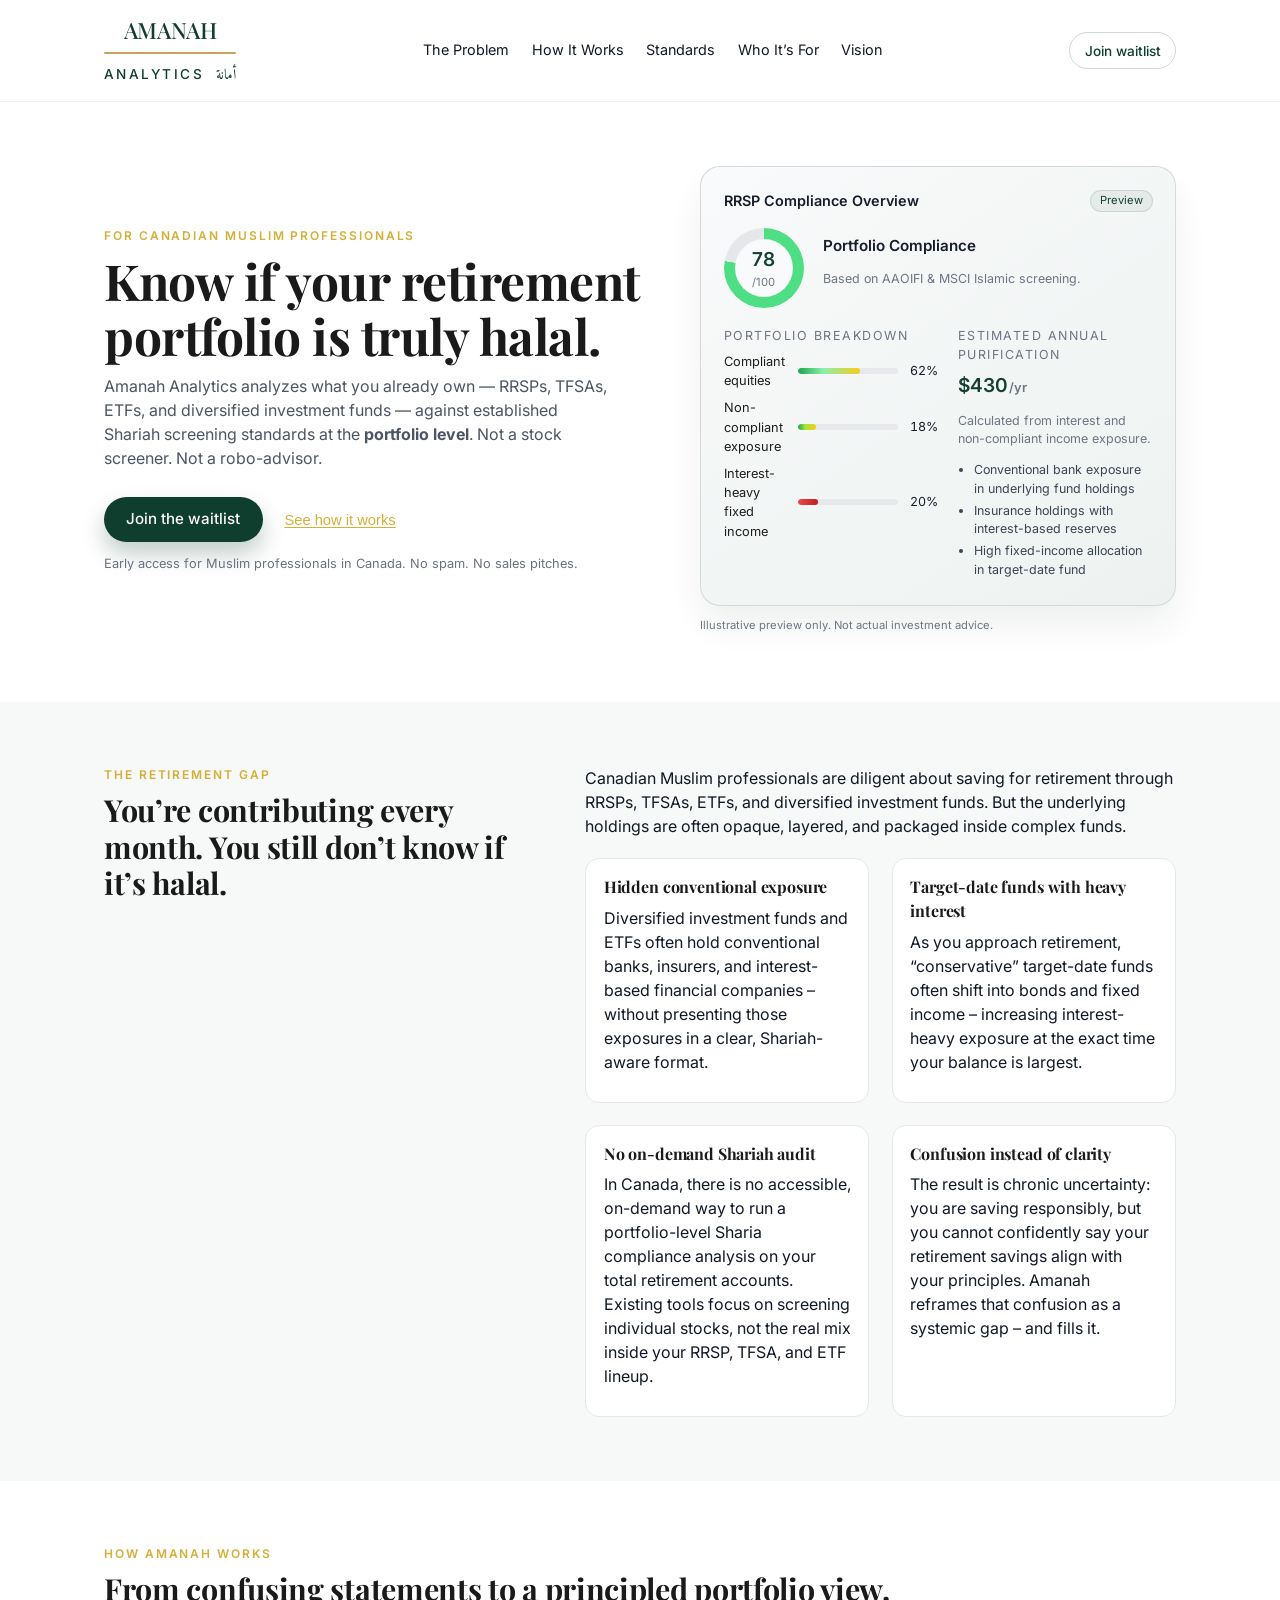
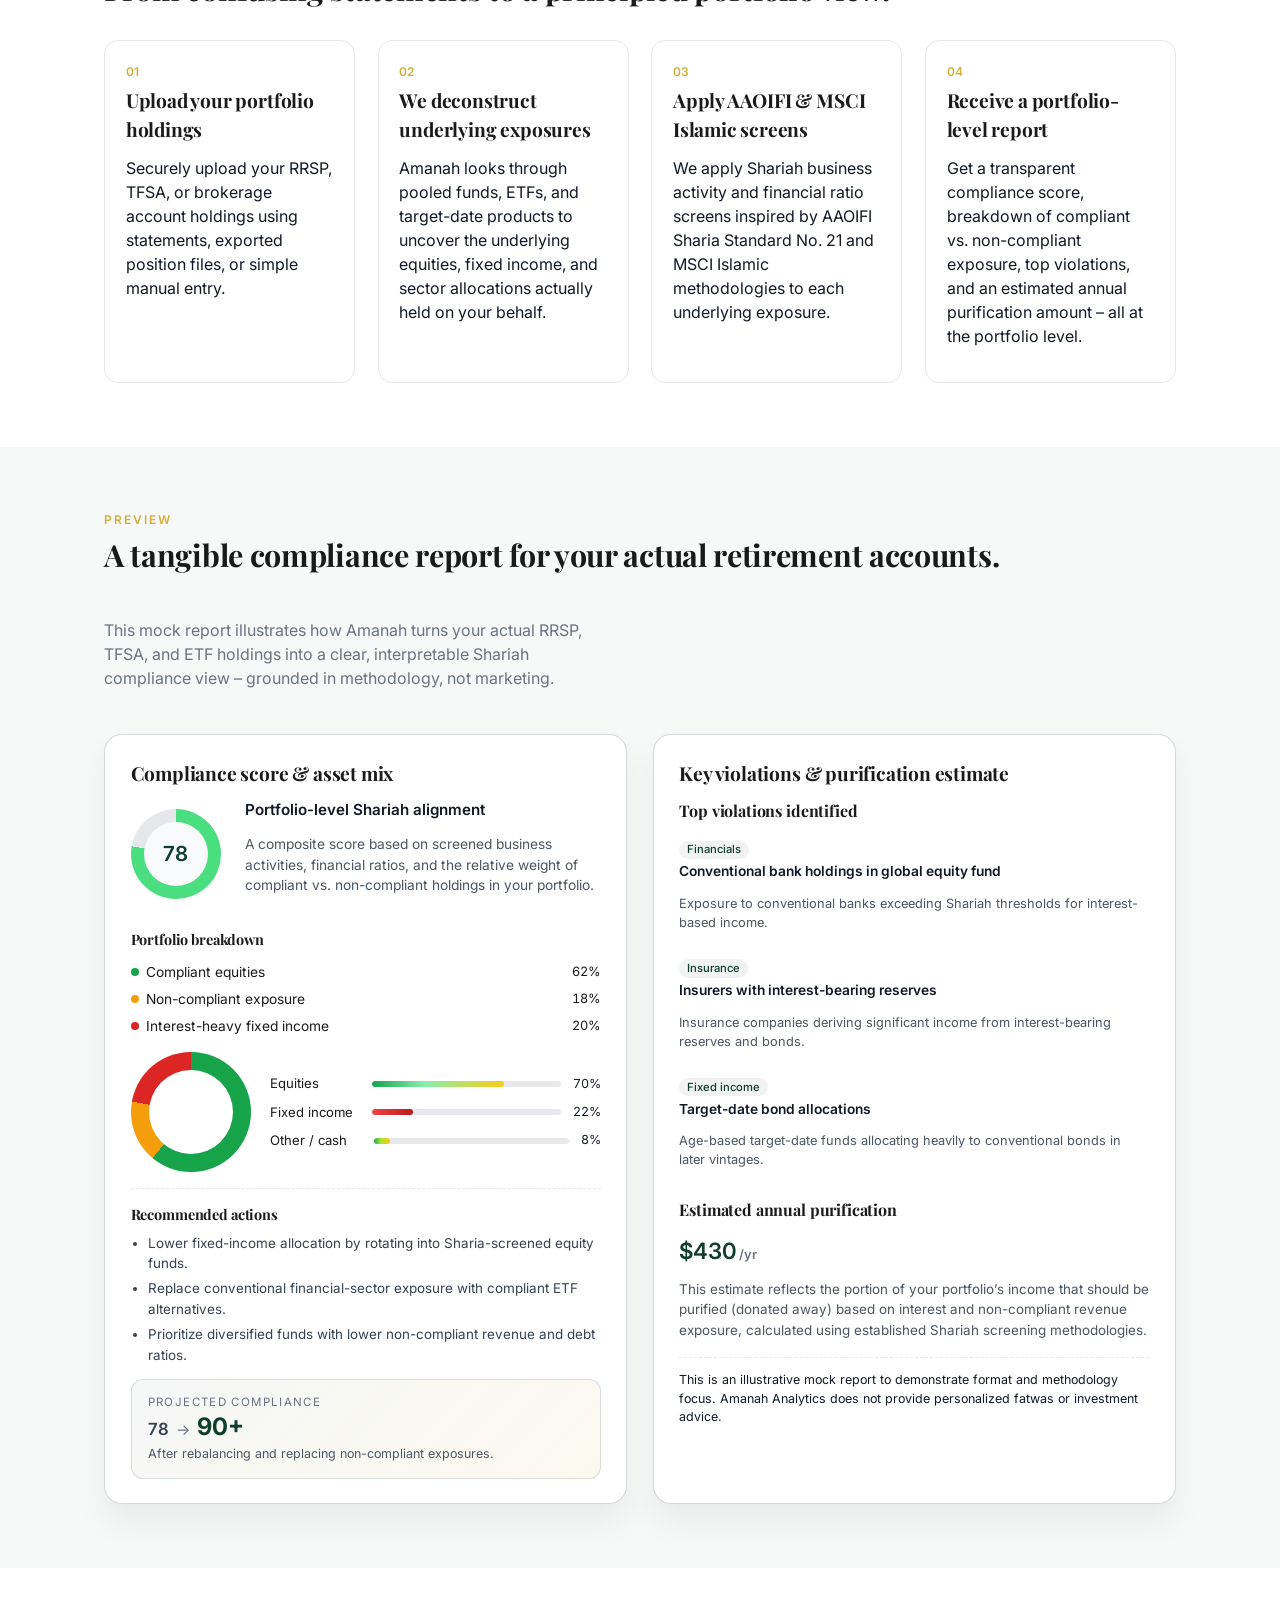
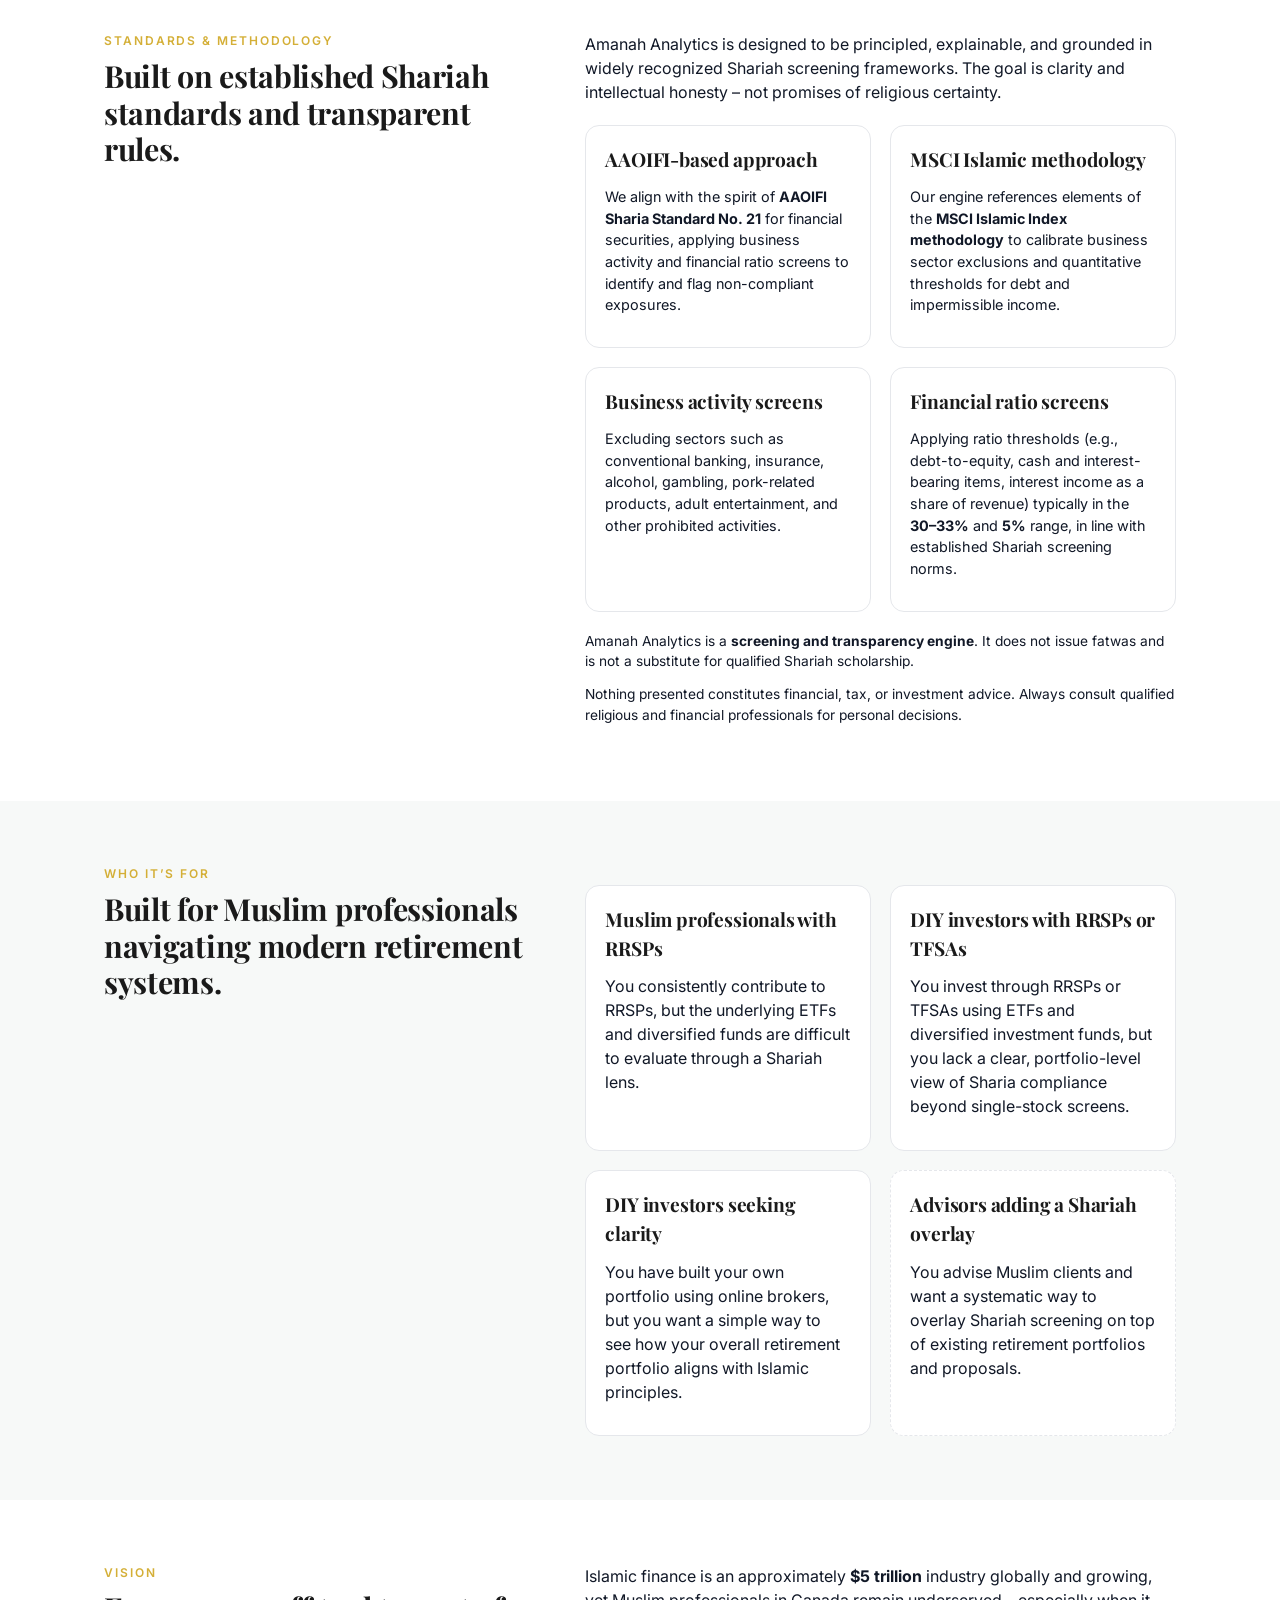
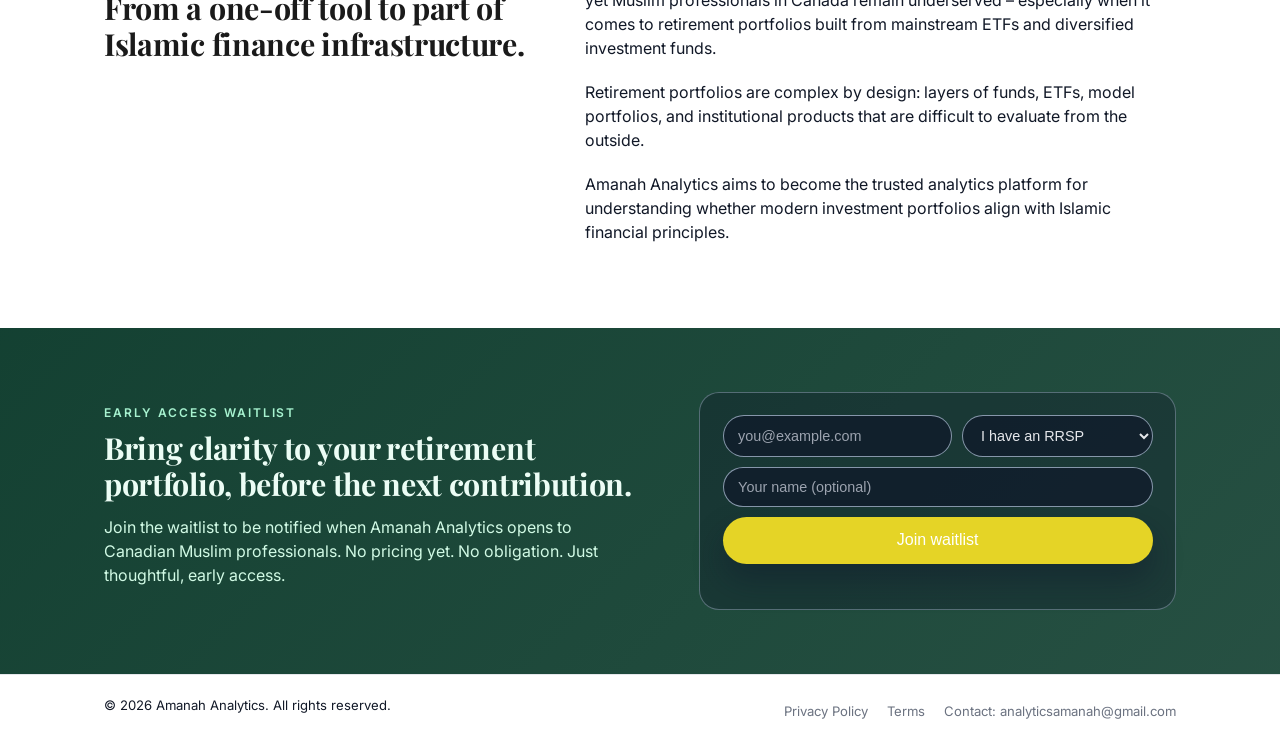
<file: index.html>
<!DOCTYPE html>
<html lang="en">
<head>
  <meta charset="UTF-8" />
  <title>Amanah Analytics – Portfolio-Level Shariah Compliance Intelligence</title>
  <meta name="viewport" content="width=device-width, initial-scale=1" />
  <meta
    name="description"
    content="Amanah Analytics helps Canadian Muslim professionals understand the Shariah compliance of their retirement portfolios — RRSPs, TFSAs, ETFs, and diversified investment funds — at the portfolio level."
  />

  <link rel="icon" href="/favicon.svg" type="image/svg+xml" />
  <link rel="apple-touch-icon" href="/favicon.svg" />
  <meta property="og:title" content="Amanah Analytics – Portfolio-Level Shariah Compliance Intelligence" />
  <meta
    property="og:description"
    content="Know if your retirement portfolio is truly halal. Amanah Analytics gives you a portfolio-level Sharia compliance view for RRSPs, TFSAs, ETFs, and diversified funds."
  />
  <meta property="og:image" content="https://amanahanalytics.ca/favicon.svg" />
  <meta property="og:type" content="website" />
  <meta property="og:url" content="https://amanahanalytics.ca/" />

  <!-- Fonts -->
  <link rel="preconnect" href="https://fonts.googleapis.com" />
  <link rel="preconnect" href="https://fonts.gstatic.com" crossorigin />
  <link
    href="https://fonts.googleapis.com/css2?family=Playfair+Display:wght@500;600;700&family=Inter:wght@300;400;500;600&family=Amiri:wght@400;500&display=swap"
    rel="stylesheet"
  />

  <!-- Styles -->
  <link rel="stylesheet" href="styles.css" />
</head>
<body>
  <header class="site-header">
    <div class="container header-inner">
      <div class="logo">
        <div class="logo-text">
          <span class="logo-amanah">AMANAH</span>
          <span class="logo-gold-rule" aria-hidden="true"></span>
          <div class="logo-subrow">
            <span class="logo-analytics">ANALYTICS</span>
            <span class="logo-arabic" lang="ar" dir="rtl">أمانة</span>
          </div>
        </div>
      </div>
      <nav class="nav">
        <a href="#problem">The Problem</a>
        <a href="#how-it-works">How It Works</a>
        <a href="#standards">Standards</a>
        <a href="#who-for">Who It’s For</a>
        <a href="#vision">Vision</a>
      </nav>
      <a href="#waitlist" class="btn btn-outline btn-small">Join waitlist</a>
    </div>
  </header>

  <main>
    <!-- 1. Hero Section -->
    <section class="hero" aria-labelledby="hero-heading">
      <div class="container hero-grid">
        <div class="hero-copy">
          <p class="eyebrow">For Canadian Muslim professionals</p>
          <h1 id="hero-heading">
            Know if your retirement portfolio is truly halal.
          </h1>
          <p class="hero-subtitle">
            Amanah Analytics analyzes what you already own — RRSPs, TFSAs, ETFs, and
            diversified investment funds — against established Shariah screening standards at the
            <strong>portfolio level</strong>.
            Not a stock screener. Not a robo-advisor.
          </p>

          <div class="hero-cta-row">
            <a href="#waitlist" class="btn btn-primary">Join the waitlist</a>
            <button class="link-cta" data-scroll-target="#how-it-works">
              See how it works
            </button>
          </div>

          <p class="hero-footnote">
            Early access for Muslim professionals in Canada. No spam. No sales pitches.
          </p>
        </div>

        <!-- Faint dashboard mock -->
        <div class="hero-mock">
          <div class="mock-card">
            <div class="mock-header">
              <span class="mock-title">RRSP Compliance Overview</span>
              <span class="mock-pill">Preview</span>
            </div>
            <div class="mock-body">
              <div class="mock-score-block">
                <div class="mock-score-ring">
                  <div class="mock-score-inner">
                    <span class="mock-score-number">78</span>
                    <span class="mock-score-label">/100</span>
                  </div>
                </div>
                <div class="mock-score-text">
                  <p class="mock-score-heading">Portfolio Compliance</p>
                  <p class="mock-score-caption">
                    Based on AAOIFI &amp; MSCI Islamic screening.
                  </p>
                </div>
              </div>

              <div class="mock-columns">
                <div class="mock-column">
                  <p class="mock-label">Portfolio breakdown</p>
                  <div class="mock-bars">
                    <div class="mock-bar">
                      <span>Compliant equities</span>
                      <div class="bar-track">
                        <div class="bar-fill bar-fill-green" style="width: 62%;"></div>
                      </div>
                      <span class="bar-value">62%</span>
                    </div>
                    <div class="mock-bar">
                      <span>Non-compliant exposure</span>
                      <div class="bar-track">
                        <div class="bar-fill bar-fill-amber" style="width: 18%;"></div>
                      </div>
                      <span class="bar-value">18%</span>
                    </div>
                    <div class="mock-bar">
                      <span>Interest-heavy fixed income</span>
                      <div class="bar-track">
                        <div class="bar-fill bar-fill-red" style="width: 20%;"></div>
                      </div>
                      <span class="bar-value">20%</span>
                    </div>
                  </div>
                </div>

                <div class="mock-column">
                  <p class="mock-label">Estimated annual purification</p>
                  <p class="mock-purification-amount">$430<span class="per-year">/yr</span></p>
                  <p class="mock-score-caption">
                    Calculated from interest and non-compliant income exposure.
                  </p>
                  <ul class="mock-violations">
                    <li>Conventional bank exposure in underlying fund holdings</li>
                    <li>Insurance holdings with interest-based reserves</li>
                    <li>High fixed-income allocation in target-date fund</li>
                  </ul>
                </div>
              </div>
            </div>
          </div>
          <p class="mock-disclaimer">
            Illustrative preview only. Not actual investment advice.
          </p>
        </div>
      </div>
    </section>

    <!-- 2. Problem Section -->
    <section id="problem" class="section section-muted">
      <div class="container section-grid">
        <div>
          <p class="eyebrow">The retirement gap</p>
          <h2>You’re contributing every month. You still don’t know if it’s halal.</h2>
        </div>
        <div class="section-body">
          <p>
            Canadian Muslim professionals are diligent about saving for retirement through RRSPs,
            TFSAs, ETFs, and diversified investment funds. But the underlying holdings are often
            opaque, layered, and packaged inside complex funds.
          </p>
          <div class="problem-list">
            <div class="problem-item">
              <h3>Hidden conventional exposure</h3>
              <p>
                Diversified investment funds and ETFs often hold conventional banks, insurers,
                and interest-based financial companies – without presenting those exposures
                in a clear, Shariah-aware format.
              </p>
            </div>
            <div class="problem-item">
              <h3>Target-date funds with heavy interest</h3>
              <p>
                As you approach retirement, “conservative” target-date funds often shift into
                bonds and fixed income – increasing interest-heavy exposure at the exact time
                your balance is largest.
              </p>
            </div>
            <div class="problem-item">
              <h3>No on-demand Shariah audit</h3>
              <p>
                In Canada, there is no accessible, on-demand way to run a portfolio-level Sharia
                compliance analysis on your total retirement accounts. Existing tools focus on screening
                individual stocks, not the real mix inside your RRSP, TFSA, and ETF lineup.
              </p>
            </div>
            <div class="problem-item">
              <h3>Confusion instead of clarity</h3>
              <p>
                The result is chronic uncertainty: you are saving responsibly, but you cannot
                confidently say your retirement savings align with your principles.
                Amanah reframes that confusion as a systemic gap – and fills it.
              </p>
            </div>
          </div>
        </div>
      </div>
    </section>

    <!-- 3. How Amanah Works -->
    <section id="how-it-works" class="section">
      <div class="container">
        <p class="eyebrow">How Amanah works</p>
        <h2>From confusing statements to a principled portfolio view.</h2>
        <div class="steps-grid">
          <div class="step-card">
            <div class="step-number">01</div>
            <h3>Upload your portfolio holdings</h3>
            <p>
              Securely upload your RRSP, TFSA, or brokerage account holdings using statements,
              exported position files, or simple manual entry.
            </p>
          </div>
          <div class="step-card">
            <div class="step-number">02</div>
            <h3>We deconstruct underlying exposures</h3>
            <p>
              Amanah looks through pooled funds, ETFs, and target-date products to uncover the
              underlying equities, fixed income, and sector allocations actually held on your behalf.
            </p>
          </div>
          <div class="step-card">
            <div class="step-number">03</div>
            <h3>Apply AAOIFI &amp; MSCI Islamic screens</h3>
            <p>
              We apply Shariah business activity and financial ratio screens inspired by
              AAOIFI Sharia Standard No. 21 and MSCI Islamic methodologies to each underlying exposure.
            </p>
          </div>
          <div class="step-card">
            <div class="step-number">04</div>
            <h3>Receive a portfolio-level report</h3>
            <p>
              Get a transparent compliance score, breakdown of compliant vs. non-compliant exposure,
              top violations, and an estimated annual purification amount – all at the portfolio level.
            </p>
          </div>
        </div>
      </div>
    </section>

    <!-- 4. Mock Compliance Report Preview -->
    <section class="section section-muted">
      <div class="container">
        <div class="section-header">
          <div>
            <p class="eyebrow">Preview</p>
            <h2>A tangible compliance report for your actual retirement accounts.</h2>
          </div>
          <p class="section-intro">
            This mock report illustrates how Amanah turns your actual RRSP, TFSA, and ETF holdings into a
            clear, interpretable Shariah compliance view – grounded in methodology, not marketing.
          </p>
        </div>

        <div class="report-grid">
          <!-- Left: Score + chart -->
          <div class="report-card">
            <h3>Compliance score &amp; asset mix</h3>
            <div class="report-score-row">
              <div class="report-score-circle">
                <div class="circle-outer">
                  <div class="circle-inner">
                    <span class="circle-score">78</span>
                  </div>
                </div>
              </div>
              <div class="report-score-text">
                <p class="report-score-title">Portfolio-level Shariah alignment</p>
                <p class="report-score-desc">
                  A composite score based on screened business activities, financial ratios,
                  and the relative weight of compliant vs. non-compliant holdings in your portfolio.
                </p>
              </div>
            </div>

            <div class="report-breakdown">
              <h4>Portfolio breakdown</h4>
              <ul class="breakdown-list">
                <li>
                  <span class="dot dot-green"></span>
                  <span>Compliant equities</span>
                  <span class="breakdown-value">62%</span>
                </li>
                <li>
                  <span class="dot dot-amber"></span>
                  <span>Non-compliant exposure</span>
                  <span class="breakdown-value">18%</span>
                </li>
                <li>
                  <span class="dot dot-red"></span>
                  <span>Interest-heavy fixed income</span>
                  <span class="breakdown-value">20%</span>
                </li>
              </ul>

              <div class="chart-row">
                <!-- Simple donut chart using CSS -->
                <div class="donut-chart" aria-hidden="true"></div>

                <!-- Simple bar chart -->
                <div class="bar-chart">
                  <div class="bar-row">
                    <span>Equities</span>
                    <div class="bar-track">
                      <div class="bar-fill bar-fill-green" style="width: 70%;"></div>
                    </div>
                    <span class="bar-value">70%</span>
                  </div>
                  <div class="bar-row">
                    <span>Fixed income</span>
                    <div class="bar-track">
                      <div class="bar-fill bar-fill-red" style="width: 22%;"></div>
                    </div>
                    <span class="bar-value">22%</span>
                  </div>
                  <div class="bar-row">
                    <span>Other / cash</span>
                    <div class="bar-track">
                      <div class="bar-fill bar-fill-amber" style="width: 8%;"></div>
                    </div>
                    <span class="bar-value">8%</span>
                  </div>
                </div>
              </div>
            </div>

            <div class="report-actions">
              <h4>Recommended actions</h4>
              <ul class="actions-list">
                <li>Lower fixed-income allocation by rotating into Sharia-screened equity funds.</li>
                <li>Replace conventional financial-sector exposure with compliant ETF alternatives.</li>
                <li>Prioritize diversified funds with lower non-compliant revenue and debt ratios.</li>
              </ul>
            </div>

            <div class="projected-compliance" aria-label="Projected compliance after adjustments">
              <span class="projected-label">Projected compliance</span>
              <p class="projected-score">
                <span class="projected-from">78</span>
                <span class="projected-arrow">→</span>
                <span class="projected-to">90+</span>
              </p>
              <p class="projected-note">After rebalancing and replacing non-compliant exposures.</p>
            </div>
          </div>

          <!-- Right: Violations + purification -->
          <div class="report-card">
            <h3>Key violations &amp; purification estimate</h3>
            <div class="report-section">
              <h4>Top violations identified</h4>
              <ul class="violations-list">
                <li>
                  <span class="violation-tag">Financials</span>
                  <div>
                    <p class="violation-title">Conventional bank holdings in global equity fund</p>
                    <p class="violation-text">
                      Exposure to conventional banks exceeding Shariah thresholds for interest-based income.
                    </p>
                  </div>
                </li>
                <li>
                  <span class="violation-tag">Insurance</span>
                  <div>
                    <p class="violation-title">Insurers with interest-bearing reserves</p>
                    <p class="violation-text">
                      Insurance companies deriving significant income from interest-bearing reserves and bonds.
                    </p>
                  </div>
                </li>
                <li>
                  <span class="violation-tag">Fixed income</span>
                  <div>
                    <p class="violation-title">Target-date bond allocations</p>
                    <p class="violation-text">
                      Age-based target-date funds allocating heavily to conventional bonds in later vintages.
                    </p>
                  </div>
                </li>
              </ul>
            </div>

            <div class="report-section">
              <h4>Estimated annual purification</h4>
              <p class="purification-amount">$430<span class="per-year">/yr</span></p>
              <p class="purification-text">
                This estimate reflects the portion of your portfolio’s income that should be purified
                (donated away) based on interest and non-compliant revenue exposure, calculated using
                established Shariah screening methodologies.
              </p>
            </div>

            <div class="report-footnote">
              <p>
                This is an illustrative mock report to demonstrate format and methodology focus.
                Amanah Analytics does not provide personalized fatwas or investment advice.
              </p>
            </div>
          </div>
        </div>
      </div>
    </section>

    <!-- 5. Standards & Methodology -->
    <section id="standards" class="section">
      <div class="container section-grid">
        <div>
          <p class="eyebrow">Standards &amp; methodology</p>
          <h2>Built on established Shariah standards and transparent rules.</h2>
        </div>
        <div class="section-body">
          <p>
            Amanah Analytics is designed to be principled, explainable, and grounded in
            widely recognized Shariah screening frameworks. The goal is clarity and
            intellectual honesty – not promises of religious certainty.
          </p>
          <div class="pill-grid">
            <div class="pill-card">
              <h3>AAOIFI-based approach</h3>
              <p>
                We align with the spirit of <strong>AAOIFI Sharia Standard No. 21</strong> for
                financial securities, applying business activity and financial ratio screens to
                identify and flag non-compliant exposures.
              </p>
            </div>
            <div class="pill-card">
              <h3>MSCI Islamic methodology</h3>
              <p>
                Our engine references elements of the <strong>MSCI Islamic Index methodology</strong>
                to calibrate business sector exclusions and quantitative thresholds for debt and
                impermissible income.
              </p>
            </div>
            <div class="pill-card">
              <h3>Business activity screens</h3>
              <p>
                Excluding sectors such as conventional banking, insurance, alcohol, gambling,
                pork-related products, adult entertainment, and other prohibited activities.
              </p>
            </div>
            <div class="pill-card">
              <h3>Financial ratio screens</h3>
              <p>
                Applying ratio thresholds (e.g., debt-to-equity, cash and interest-bearing items,
                interest income as a share of revenue) typically in the
                <strong>30–33%</strong> and <strong>5%</strong> range, in line with established
                Shariah screening norms.
              </p>
            </div>
          </div>
          <div class="methodology-footnotes">
            <p>
              Amanah Analytics is a <strong>screening and transparency engine</strong>. It does
              not issue fatwas and is not a substitute for qualified Shariah scholarship.
            </p>
            <p>
              Nothing presented constitutes financial, tax, or investment advice. Always consult
              qualified religious and financial professionals for personal decisions.
            </p>
          </div>
        </div>
      </div>
    </section>

    <!-- 6. Who It’s For -->
    <section id="who-for" class="section section-muted">
      <div class="container section-grid">
        <div>
          <p class="eyebrow">Who it’s for</p>
          <h2>Built for Muslim professionals navigating modern retirement systems.</h2>
        </div>
        <div class="section-body">
          <div class="who-grid">
            <div class="who-card">
              <h3>Muslim professionals with RRSPs</h3>
              <p>
                You consistently contribute to RRSPs, but the underlying ETFs and diversified funds
                are difficult to evaluate through a Shariah lens.
              </p>
            </div>
            <div class="who-card">
              <h3>DIY investors with RRSPs or TFSAs</h3>
              <p>
                You invest through RRSPs or TFSAs using ETFs and diversified investment funds,
                but you lack a clear, portfolio-level view of Sharia compliance beyond single-stock screens.
              </p>
            </div>
            <div class="who-card">
              <h3>DIY investors seeking clarity</h3>
              <p>
                You have built your own portfolio using online brokers, but you want a simple way
                to see how your overall retirement portfolio aligns with Islamic principles.
              </p>
            </div>
            <div class="who-card who-card-secondary">
              <h3>Advisors adding a Shariah overlay</h3>
              <p>
                You advise Muslim clients and want a systematic way to overlay Shariah screening
                on top of existing retirement portfolios and proposals.
              </p>
            </div>
          </div>
        </div>
      </div>
    </section>

    <!-- 7. Vision / Market Gap -->
    <section id="vision" class="section">
      <div class="container section-grid">
        <div>
          <p class="eyebrow">Vision</p>
          <h2>From a one-off tool to part of Islamic finance infrastructure.</h2>
        </div>
        <div class="section-body">
          <p>
            Islamic finance is an approximately <strong>$5 trillion</strong> industry globally and
            growing, yet Muslim professionals in Canada remain underserved – especially when it comes
            to retirement portfolios built from mainstream ETFs and diversified investment funds.
          </p>
          <p>
            Retirement portfolios are complex by design: layers of funds, ETFs, model portfolios,
            and institutional products that are difficult to evaluate from the outside.
          </p>
          <p>
            Amanah Analytics aims to become the trusted analytics platform for understanding whether
            modern investment portfolios align with Islamic financial principles.
          </p>
        </div>
      </div>
    </section>

    <!-- 8. Final Waitlist CTA -->
    <section id="waitlist" class="section section-cta">
      <div class="container cta-inner">
        <div>
          <p class="eyebrow">Early access waitlist</p>
          <h2>Bring clarity to your retirement portfolio, before the next contribution.</h2>
          <p class="section-intro">
            Join the waitlist to be notified when Amanah Analytics opens to Canadian Muslim
            professionals. No pricing yet. No obligation. Just thoughtful, early access.
          </p>
        </div>
        <form class="waitlist-form">
          <label class="sr-only" for="email">Email address</label>
          <input
            id="email"
            type="email"
            name="email"
            placeholder="you@example.com"
            autocomplete="email"
            required
          />
          <label class="sr-only" for="profile">I am...</label>
          <select id="profile" name="profile">
            <option value="rrsp">I have an RRSP</option>
            <option value="tfsa">I have a TFSA</option>
            <option value="both">I have both an RRSP and TFSA</option>
            <option value="brokerage">
              I invest through a brokerage account (TFSA / personal investing)
            </option>
            <option value="advisor">I am a financial advisor / planner</option>
            <option value="exploring">Just exploring halal investing</option>
          </select>

          <label class="sr-only" for="name-input">Name (optional)</label>
          <input
            id="name-input"
            type="text"
            name="name"
            class="waitlist-form__name"
            placeholder="Your name (optional)"
            autocomplete="name"
          />
          <button type="submit" class="btn btn-primary">
            Join waitlist
          </button>

          <p class="form-note form-message" aria-live="polite"></p>
        </form>
      </div>
    </section>
  </main>

  <footer class="site-footer">
    <div class="container footer-inner">
      <p class="footer-brand">© <span id="year"></span> Amanah Analytics. All rights reserved.</p>
      <div class="footer-links">
        <a href="privacy.html">Privacy Policy</a>
        <a href="terms.html">Terms</a>
        <a href="mailto:analyticsamanah@gmail.com">Contact: analyticsamanah@gmail.com</a>
      </div>
    </div>
  </footer>

  <script src="main.js"></script>
</body>
</html>
</file>
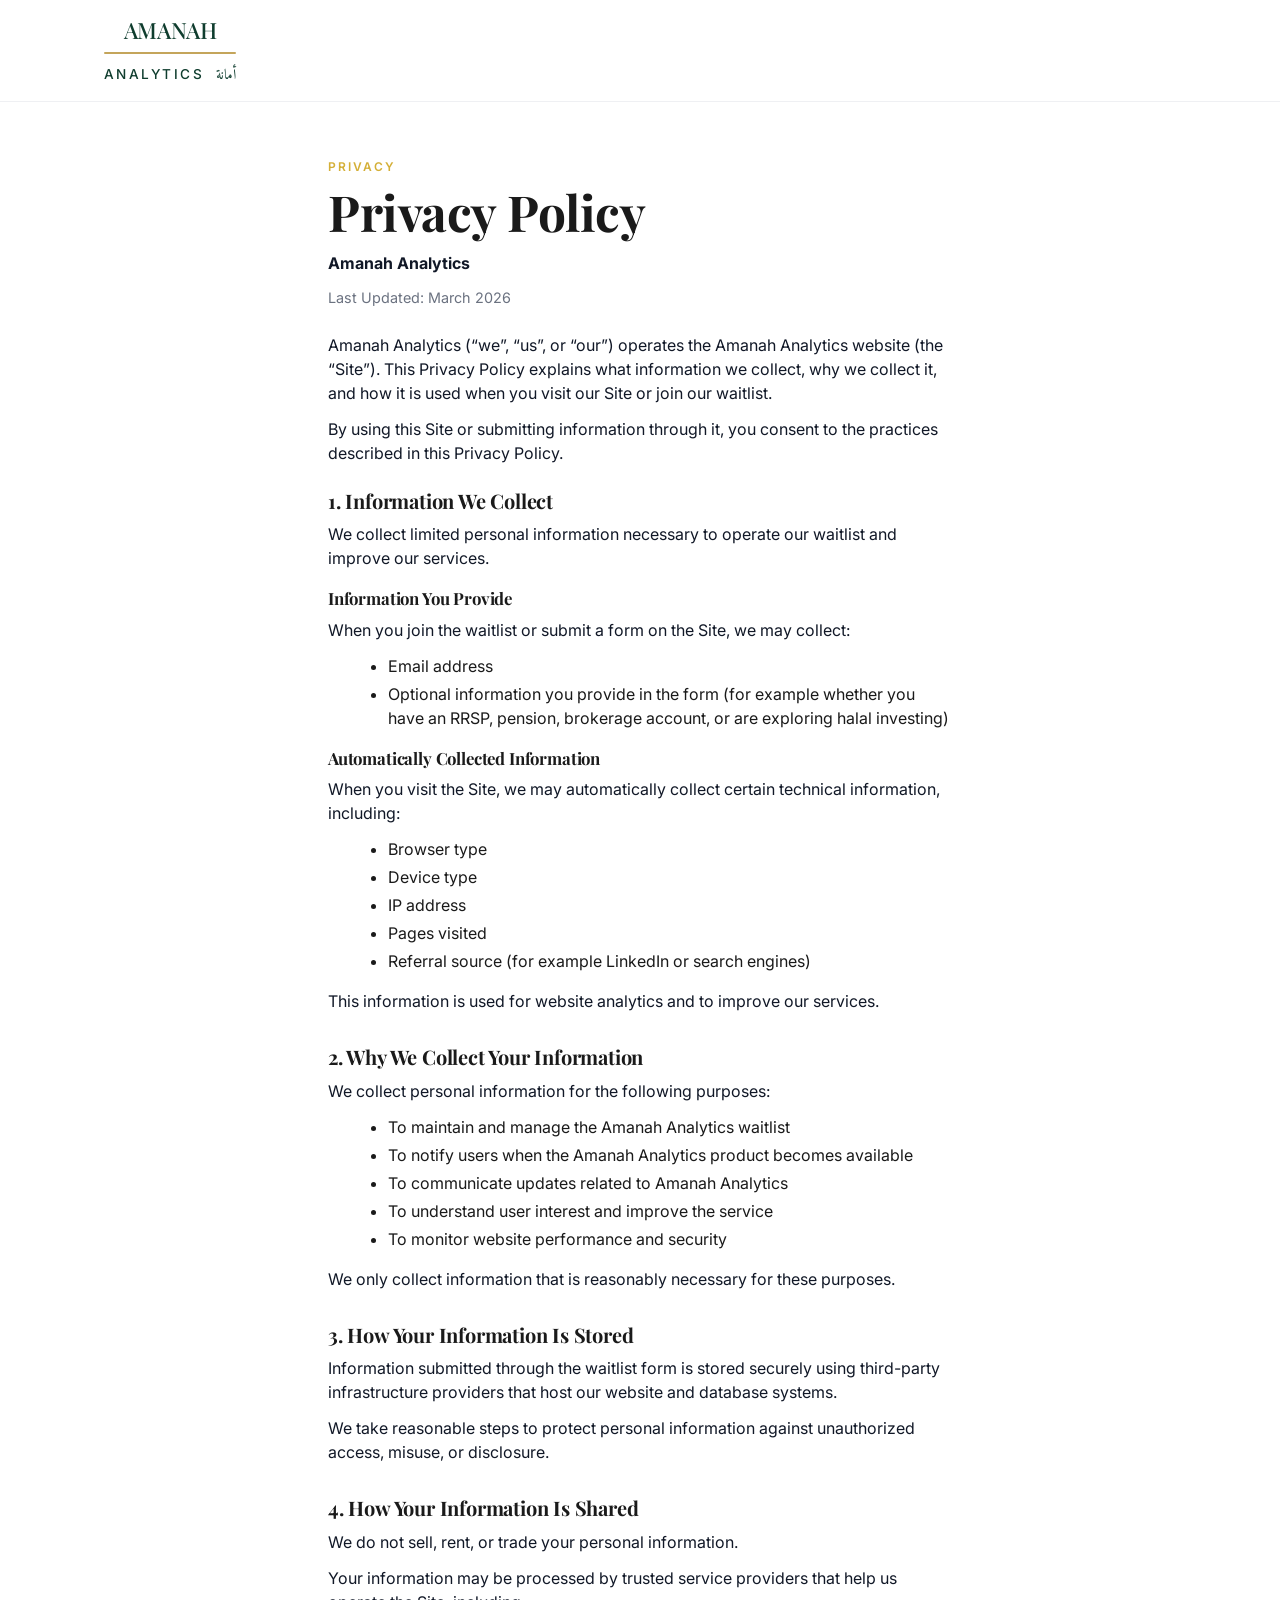
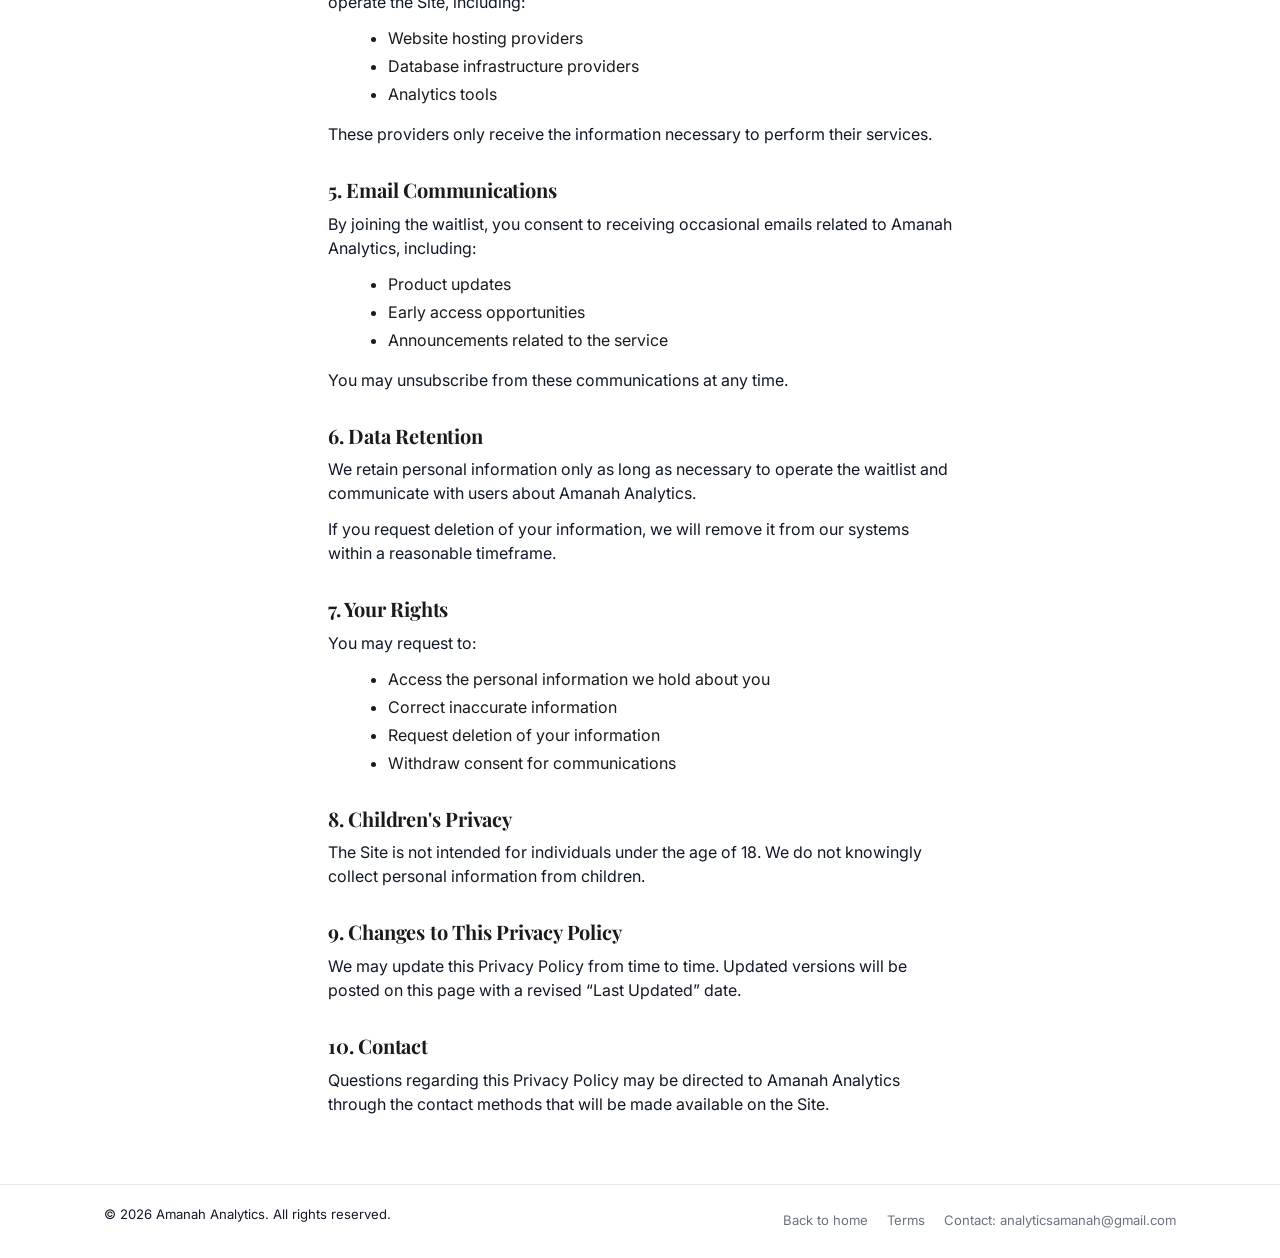
<file: privacy.html>
<!DOCTYPE html>
<html lang="en" class="simple-page">
<head>
  <meta charset="UTF-8" />
  <title>Privacy Policy – Amanah Analytics</title>
  <meta name="viewport" content="width=device-width, initial-scale=1" />

  <link rel="preconnect" href="https://fonts.googleapis.com" />
  <link rel="preconnect" href="https://fonts.gstatic.com" crossorigin />
  <link
    href="https://fonts.googleapis.com/css2?family=Playfair+Display:wght@500;600;700&family=Inter:wght@300;400;500;600&family=Amiri:wght@400;500&display=swap"
    rel="stylesheet"
  />

  <link rel="stylesheet" href="styles.css" />
</head>
<body class="simple-page">
  <header class="site-header">
    <div class="container header-inner">
      <a href="index.html" class="logo" style="text-decoration:none; color:inherit;">
        <div class="logo-text">
          <span class="logo-amanah">AMANAH</span>
          <span class="logo-gold-rule" aria-hidden="true"></span>
          <div class="logo-subrow">
            <span class="logo-analytics">ANALYTICS</span>
            <span class="logo-arabic" lang="ar" dir="rtl">أمانة</span>
          </div>
        </div>
      </a>
    </div>
  </header>

  <main class="simple-main">
    <div class="container legal-content">
      <p class="eyebrow">Privacy</p>
      <h1>Privacy Policy</h1>
      <p class="legal-intro"><strong>Amanah Analytics</strong></p>
      <p class="legal-meta">Last Updated: March 2026</p>
      <p>
        Amanah Analytics (“we”, “us”, or “our”) operates the Amanah Analytics website (the “Site”). This Privacy Policy explains what information we collect, why we collect it, and how it is used when you visit our Site or join our waitlist.
      </p>
      <p>
        By using this Site or submitting information through it, you consent to the practices described in this Privacy Policy.
      </p>

      <h2>1. Information We Collect</h2>
      <p>
        We collect limited personal information necessary to operate our waitlist and improve our services.
      </p>
      <h3>Information You Provide</h3>
      <p>
        When you join the waitlist or submit a form on the Site, we may collect:
      </p>
      <ul>
        <li>Email address</li>
        <li>Optional information you provide in the form (for example whether you have an RRSP, pension, brokerage account, or are exploring halal investing)</li>
      </ul>
      <h3>Automatically Collected Information</h3>
      <p>
        When you visit the Site, we may automatically collect certain technical information, including:
      </p>
      <ul>
        <li>Browser type</li>
        <li>Device type</li>
        <li>IP address</li>
        <li>Pages visited</li>
        <li>Referral source (for example LinkedIn or search engines)</li>
      </ul>
      <p>
        This information is used for website analytics and to improve our services.
      </p>

      <h2>2. Why We Collect Your Information</h2>
      <p>
        We collect personal information for the following purposes:
      </p>
      <ul>
        <li>To maintain and manage the Amanah Analytics waitlist</li>
        <li>To notify users when the Amanah Analytics product becomes available</li>
        <li>To communicate updates related to Amanah Analytics</li>
        <li>To understand user interest and improve the service</li>
        <li>To monitor website performance and security</li>
      </ul>
      <p>
        We only collect information that is reasonably necessary for these purposes.
      </p>

      <h2>3. How Your Information Is Stored</h2>
      <p>
        Information submitted through the waitlist form is stored securely using third-party infrastructure providers that host our website and database systems.
      </p>
      <p>
        We take reasonable steps to protect personal information against unauthorized access, misuse, or disclosure.
      </p>

      <h2>4. How Your Information Is Shared</h2>
      <p>
        We do not sell, rent, or trade your personal information.
      </p>
      <p>
        Your information may be processed by trusted service providers that help us operate the Site, including:
      </p>
      <ul>
        <li>Website hosting providers</li>
        <li>Database infrastructure providers</li>
        <li>Analytics tools</li>
      </ul>
      <p>
        These providers only receive the information necessary to perform their services.
      </p>

      <h2>5. Email Communications</h2>
      <p>
        By joining the waitlist, you consent to receiving occasional emails related to Amanah Analytics, including:
      </p>
      <ul>
        <li>Product updates</li>
        <li>Early access opportunities</li>
        <li>Announcements related to the service</li>
      </ul>
      <p>
        You may unsubscribe from these communications at any time.
      </p>

      <h2>6. Data Retention</h2>
      <p>
        We retain personal information only as long as necessary to operate the waitlist and communicate with users about Amanah Analytics.
      </p>
      <p>
        If you request deletion of your information, we will remove it from our systems within a reasonable timeframe.
      </p>

      <h2>7. Your Rights</h2>
      <p>
        You may request to:
      </p>
      <ul>
        <li>Access the personal information we hold about you</li>
        <li>Correct inaccurate information</li>
        <li>Request deletion of your information</li>
        <li>Withdraw consent for communications</li>
      </ul>

      <h2>8. Children's Privacy</h2>
      <p>
        The Site is not intended for individuals under the age of 18. We do not knowingly collect personal information from children.
      </p>

      <h2>9. Changes to This Privacy Policy</h2>
      <p>
        We may update this Privacy Policy from time to time. Updated versions will be posted on this page with a revised “Last Updated” date.
      </p>

      <h2>10. Contact</h2>
      <p>
        Questions regarding this Privacy Policy may be directed to Amanah Analytics through the contact methods that will be made available on the Site.
      </p>
    </div>
  </main>

  <footer class="site-footer">
    <div class="container footer-inner">
      <p class="footer-brand">© <span id="year"></span> Amanah Analytics. All rights reserved.</p>
      <div class="footer-links">
        <a href="index.html">Back to home</a>
        <a href="terms.html">Terms</a>
        <a href="mailto:analyticsamanah@gmail.com">Contact: analyticsamanah@gmail.com</a>
      </div>
    </div>
  </footer>

  <script src="main.js"></script>
</body>
</html>
</file>
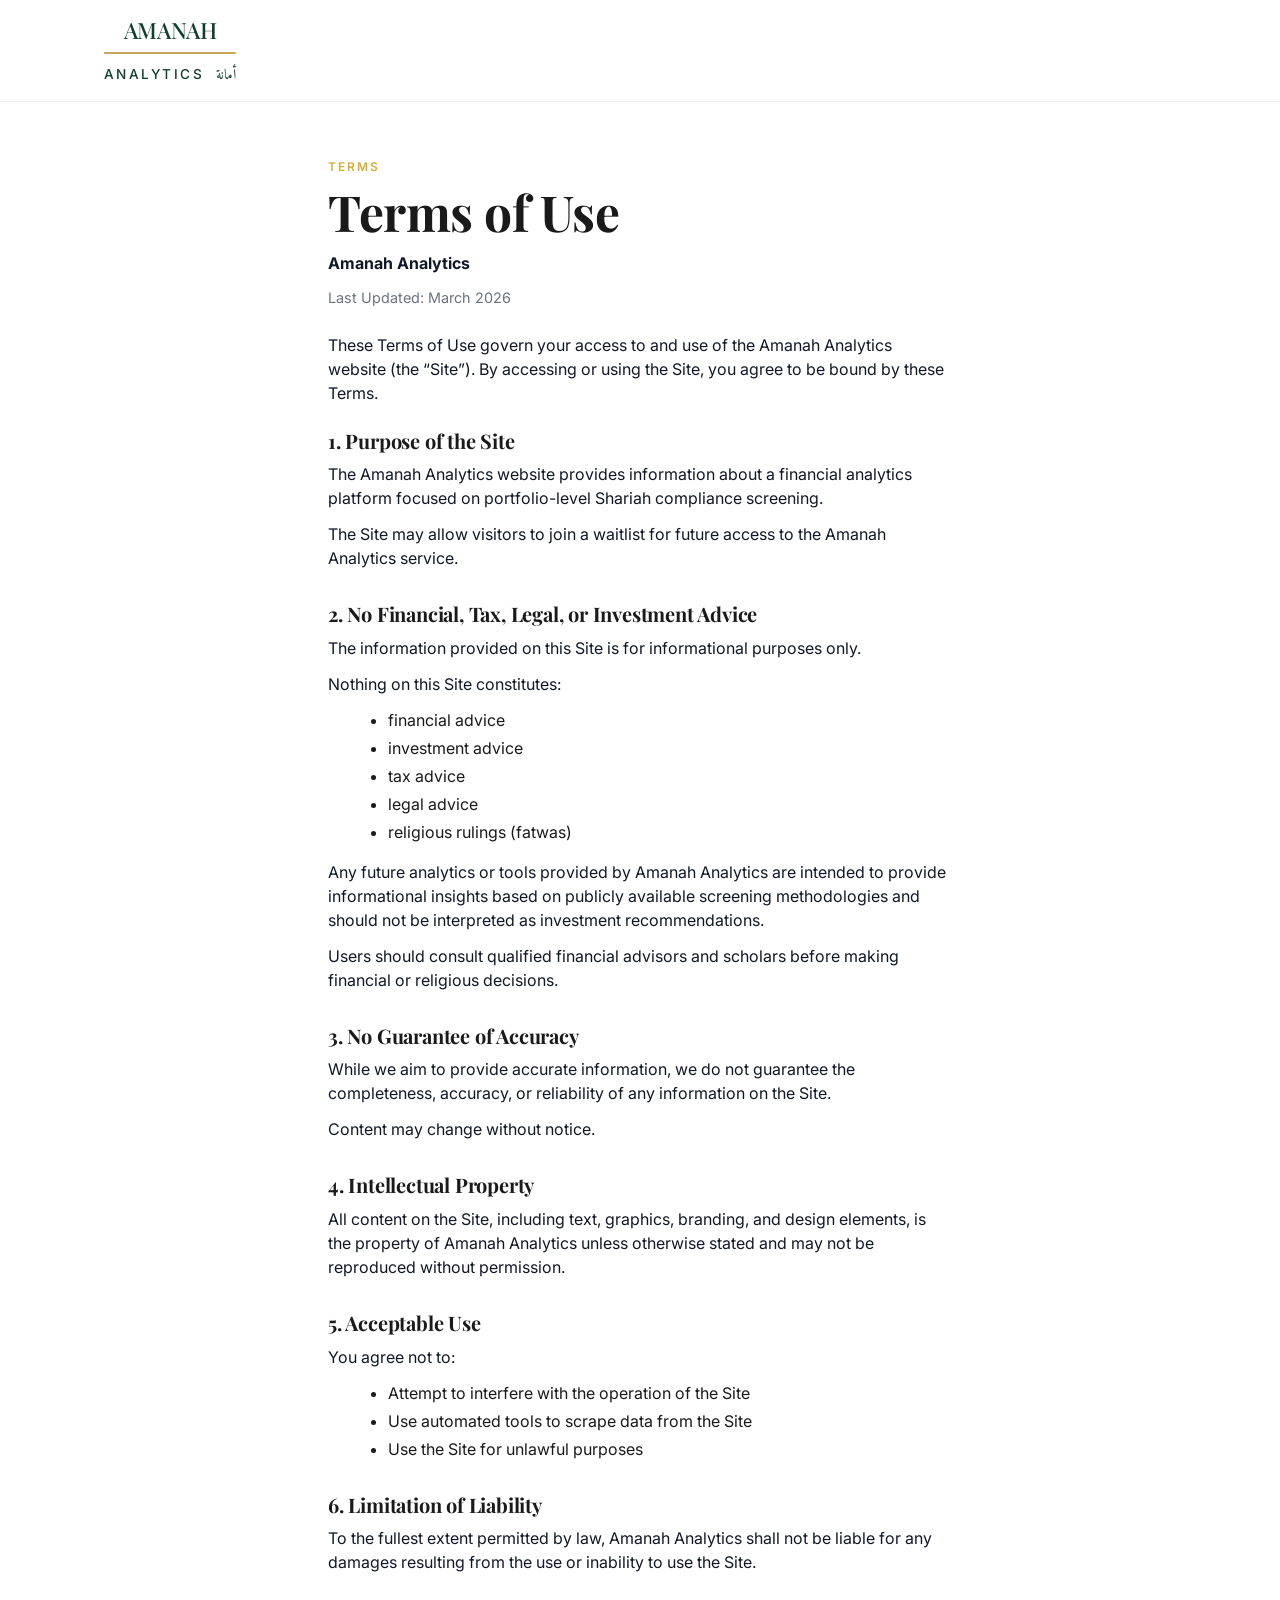
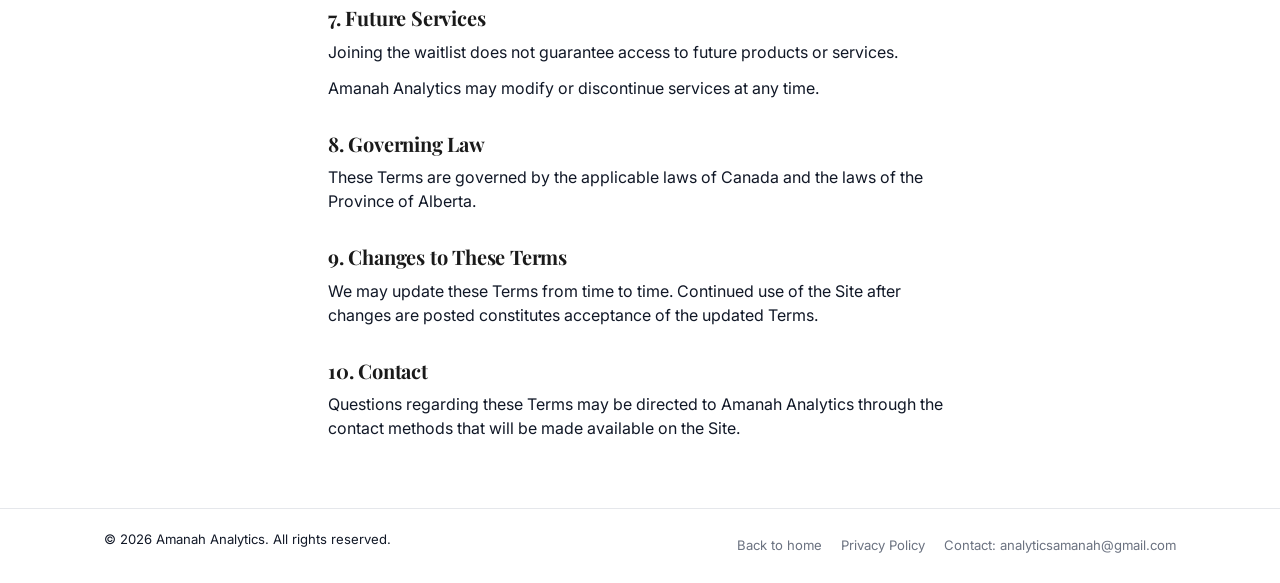
<file: terms.html>
<!DOCTYPE html>
<html lang="en" class="simple-page">
<head>
  <meta charset="UTF-8" />
  <title>Terms of Use – Amanah Analytics</title>
  <meta name="viewport" content="width=device-width, initial-scale=1" />

  <link rel="preconnect" href="https://fonts.googleapis.com" />
  <link rel="preconnect" href="https://fonts.gstatic.com" crossorigin />
  <link
    href="https://fonts.googleapis.com/css2?family=Playfair+Display:wght@500;600;700&family=Inter:wght@300;400;500;600&family=Amiri:wght@400;500&display=swap"
    rel="stylesheet"
  />

  <link rel="stylesheet" href="styles.css" />
</head>
<body class="simple-page">
  <header class="site-header">
    <div class="container header-inner">
      <a href="index.html" class="logo" style="text-decoration:none; color:inherit;">
        <div class="logo-text">
          <span class="logo-amanah">AMANAH</span>
          <span class="logo-gold-rule" aria-hidden="true"></span>
          <div class="logo-subrow">
            <span class="logo-analytics">ANALYTICS</span>
            <span class="logo-arabic" lang="ar" dir="rtl">أمانة</span>
          </div>
        </div>
      </a>
    </div>
  </header>

  <main class="simple-main">
    <div class="container legal-content">
      <p class="eyebrow">Terms</p>
      <h1>Terms of Use</h1>
      <p class="legal-intro"><strong>Amanah Analytics</strong></p>
      <p class="legal-meta">Last Updated: March 2026</p>
      <p>
        These Terms of Use govern your access to and use of the Amanah Analytics website (the “Site”). By accessing or using the Site, you agree to be bound by these Terms.
      </p>

      <h2>1. Purpose of the Site</h2>
      <p>
        The Amanah Analytics website provides information about a financial analytics platform focused on portfolio-level Shariah compliance screening.
      </p>
      <p>
        The Site may allow visitors to join a waitlist for future access to the Amanah Analytics service.
      </p>

      <h2>2. No Financial, Tax, Legal, or Investment Advice</h2>
      <p>
        The information provided on this Site is for informational purposes only.
      </p>
      <p>
        Nothing on this Site constitutes:
      </p>
      <ul>
        <li>financial advice</li>
        <li>investment advice</li>
        <li>tax advice</li>
        <li>legal advice</li>
        <li>religious rulings (fatwas)</li>
      </ul>
      <p>
        Any future analytics or tools provided by Amanah Analytics are intended to provide informational insights based on publicly available screening methodologies and should not be interpreted as investment recommendations.
      </p>
      <p>
        Users should consult qualified financial advisors and scholars before making financial or religious decisions.
      </p>

      <h2>3. No Guarantee of Accuracy</h2>
      <p>
        While we aim to provide accurate information, we do not guarantee the completeness, accuracy, or reliability of any information on the Site.
      </p>
      <p>
        Content may change without notice.
      </p>

      <h2>4. Intellectual Property</h2>
      <p>
        All content on the Site, including text, graphics, branding, and design elements, is the property of Amanah Analytics unless otherwise stated and may not be reproduced without permission.
      </p>

      <h2>5. Acceptable Use</h2>
      <p>
        You agree not to:
      </p>
      <ul>
        <li>Attempt to interfere with the operation of the Site</li>
        <li>Use automated tools to scrape data from the Site</li>
        <li>Use the Site for unlawful purposes</li>
      </ul>

      <h2>6. Limitation of Liability</h2>
      <p>
        To the fullest extent permitted by law, Amanah Analytics shall not be liable for any damages resulting from the use or inability to use the Site.
      </p>

      <h2>7. Future Services</h2>
      <p>
        Joining the waitlist does not guarantee access to future products or services.
      </p>
      <p>
        Amanah Analytics may modify or discontinue services at any time.
      </p>

      <h2>8. Governing Law</h2>
      <p>
        These Terms are governed by the applicable laws of Canada and the laws of the Province of Alberta.
      </p>

      <h2>9. Changes to These Terms</h2>
      <p>
        We may update these Terms from time to time. Continued use of the Site after changes are posted constitutes acceptance of the updated Terms.
      </p>

      <h2>10. Contact</h2>
      <p>
        Questions regarding these Terms may be directed to Amanah Analytics through the contact methods that will be made available on the Site.
      </p>
    </div>
  </main>

  <footer class="site-footer">
    <div class="container footer-inner">
      <p class="footer-brand">© <span id="year"></span> Amanah Analytics. All rights reserved.</p>
      <div class="footer-links">
        <a href="index.html">Back to home</a>
        <a href="privacy.html">Privacy Policy</a>
        <a href="mailto:analyticsamanah@gmail.com">Contact: analyticsamanah@gmail.com</a>
      </div>
    </div>
  </footer>

  <script src="main.js"></script>
</body>
</html>
</file>
<file: styles.css>
:root {
  --green-deep: #0f3d2e;
  /* Accent changed from emerald green to a muted gold */
  --green-emerald: #d4af37;
  --bg-soft: #f7f9f8;
  --text-dark: #1a1a1a;
  --muted-gray: #6b7280;
  --border-subtle: #e5e7eb;
  --error-red: #b91c1c;
  --amber: #f59e0b;
  --radius-md: 14px;
  --shadow-soft: 0 20px 40px rgba(15, 61, 46, 0.08);
}

*,
*::before,
*::after {
  box-sizing: border-box;
}

html,
body {
  margin: 0;
  padding: 0;
  font-family: "Inter", system-ui, -apple-system, BlinkMacSystemFont, "Segoe UI",
    sans-serif;
  color: var(--text-dark);
  background-color: #ffffff;
  scroll-behavior: smooth;
  /* Prevent sideways scrolling on small screens */
  overflow-x: hidden;
}

body {
  line-height: 1.5;
}

/* Layout helpers */

.container {
  max-width: 1120px;
  margin: 0 auto;
  padding: 0 1.5rem;
}

.section {
  padding: 4rem 0;
}

.section-muted {
  background-color: var(--bg-soft);
}

.section-cta {
  background: linear-gradient(
    135deg,
    rgba(15, 61, 46, 0.98),
    rgba(15, 61, 46, 0.9)
  );
  color: #f9fafb;
}

.section-grid {
  display: grid;
  grid-template-columns: minmax(0, 1.1fr) minmax(0, 1.5fr);
  gap: 3rem;
  align-items: flex-start;
}

.section-header {
  display: flex;
  flex-wrap: wrap;
  align-items: flex-start;
  justify-content: space-between;
  gap: 2rem;
}

.section-intro {
  max-width: 32rem;
  color: var(--muted-gray);
}

.section-body > p {
  margin-top: 0;
  margin-bottom: 1.25rem;
}

/* Typography */

h1,
h2,
h3,
h4 {
  font-family: "Playfair Display", "Times New Roman", serif;
  margin: 0 0 0.75rem;
  letter-spacing: -0.01em;
}

h1 {
  font-size: clamp(2.2rem, 3vw + 1rem, 3.1rem);
  line-height: 1.1;
}

h2 {
  font-size: 1.9rem;
  line-height: 1.2;
}

h3 {
  font-size: 1.2rem;
}

h4 {
  font-size: 1rem;
}

p {
  margin: 0 0 0.75rem;
  color: #111827;
}

.eyebrow {
  text-transform: uppercase;
  font-size: 0.75rem;
  letter-spacing: 0.16em;
  font-weight: 600;
  color: var(--green-emerald);
  margin-bottom: 0.5rem;
}

/* Header */

.site-header {
  position: sticky;
  top: 0;
  z-index: 50;
  backdrop-filter: blur(14px);
  background-color: rgba(255, 255, 255, 0.92);
  border-bottom: 1px solid rgba(229, 231, 235, 0.6);
}

.header-inner {
  display: flex;
  align-items: center;
  justify-content: space-between;
  padding: 0.9rem 1.5rem;
}

.logo {
  display: flex;
  flex-direction: column;
  align-items: flex-start;
}

.logo-text {
  display: flex;
  flex-direction: column;
  align-items: flex-start;
  width: max-content;
}

.logo-title {
  display: none;
}

.logo-tagline {
  display: none;
}

/* New stacked wordmark */
.logo-amanah {
  font-family: "Playfair Display", "Times New Roman", serif;
  text-transform: uppercase;
  letter-spacing: -0.02em;
  font-size: 1.4rem;
  font-weight: 500;
  color: var(--green-deep);
  display: block;
  text-align: center;
  width: 100%;
}

.logo-gold-rule {
  margin-top: 0.25rem;
  margin-bottom: 0.65rem;
  height: 2px;
  width: 100%;
  background-color: #c4a55b;
  border-radius: 999px;
}

.logo-subrow {
  display: flex;
  align-items: baseline;
  gap: 0.75rem;
}

.logo-analytics {
  font-family: "Inter", system-ui, -apple-system, BlinkMacSystemFont, "Segoe UI",
    sans-serif;
  text-transform: uppercase;
  letter-spacing: 0.18em;
  font-size: 0.85rem;
  font-weight: 500;
  color: var(--green-deep);
}

.logo-arabic {
  font-family: "Amiri", "Cairo", system-ui, -apple-system, BlinkMacSystemFont,
    "Segoe UI", sans-serif;
  font-size: 0.9rem;
  font-weight: 400;
  color: var(--green-deep);
}

.nav {
  display: flex;
  align-items: center;
  gap: 1.4rem;
  font-size: 0.9rem;
}

.nav a {
  text-decoration: none;
  color: #111827;
  padding: 0.2rem 0;
  border-bottom: 1px solid transparent;
}

.nav a:hover {
  border-bottom-color: rgba(31, 122, 89, 0.6);
}

/* Buttons */

.btn {
  display: inline-flex;
  align-items: center;
  justify-content: center;
  border-radius: 999px;
  border: none;
  cursor: pointer;
  font-size: 0.95rem;
  font-weight: 500;
  padding: 0.7rem 1.4rem;
  text-decoration: none;
  transition: transform 0.08s ease, box-shadow 0.08s ease,
    background-color 0.1s ease, color 0.1s ease;
  white-space: nowrap;
}

.btn-primary {
  background-color: var(--green-deep);
  color: #f9fafb;
  box-shadow: 0 12px 22px rgba(15, 61, 46, 0.25);
}

.btn-primary:hover {
  background-color: #0c3125;
  transform: translateY(-1px);
  box-shadow: 0 18px 30px rgba(15, 61, 46, 0.3);
}

.btn-outline {
  background-color: transparent;
  color: var(--green-deep);
  border: 1px solid rgba(15, 61, 46, 0.2);
}

.btn-outline:hover {
  border-color: rgba(15, 61, 46, 0.4);
  background-color: rgba(15, 61, 46, 0.03);
}

.btn-small {
  padding: 0.45rem 0.9rem;
  font-size: 0.85rem;
}

.link-cta {
  background: none;
  border: none;
  color: var(--green-emerald);
  font-weight: 500;
  font-size: 0.92rem;
  cursor: pointer;
  padding: 0.4rem 0.6rem;
  display: inline-flex;
  align-items: center;
  gap: 0.3rem;
  text-decoration: underline;
  text-decoration-thickness: 1px;
  text-underline-offset: 2px;
}

.link-cta:hover {
  color: #b8942f;
}

/* Hero */

.hero {
  padding: 4rem 0 3.5rem;
}

.hero-grid {
  display: grid;
  grid-template-columns: minmax(0, 1.25fr) minmax(0, 1.1fr);
  gap: 3.5rem;
  align-items: center;
}

.hero-copy .hero-subtitle {
  margin-top: 0.75rem;
  color: #4b5563;
  max-width: 32rem;
}

.hero-cta-row {
  display: flex;
  flex-wrap: wrap;
  align-items: center;
  gap: 0.75rem;
  margin-top: 1.7rem;
}

.hero-footnote {
  margin-top: 0.75rem;
  font-size: 0.8rem;
  color: var(--muted-gray);
}

/* Hero mock */

.hero-mock {
  opacity: 0.98;
}

.mock-card {
  background: linear-gradient(145deg, #f9fafb, #edf2f0);
  border-radius: 20px;
  padding: 1.4rem 1.4rem 1.6rem;
  border: 1px solid rgba(209, 213, 219, 0.9);
  box-shadow: var(--shadow-soft);
}

.mock-header {
  display: flex;
  justify-content: space-between;
  align-items: center;
  margin-bottom: 1rem;
}

.mock-title {
  font-size: 0.9rem;
  font-weight: 600;
  color: #111827;
}

.mock-pill {
  font-size: 0.7rem;
  padding: 0.1rem 0.55rem;
  border-radius: 999px;
  background-color: rgba(15, 61, 46, 0.06);
  color: var(--green-deep);
  border: 1px solid rgba(15, 61, 46, 0.12);
}

.mock-body {
  display: flex;
  flex-direction: column;
  gap: 1.2rem;
}

.mock-score-block {
  display: flex;
  align-items: center;
  gap: 1.2rem;
}

/* Flat ring: same technique as .donut-chart – single conic + ::after hole, no 3D */
.mock-score-ring {
  width: 80px;
  height: 80px;
  min-width: 80px;
  min-height: 80px;
  max-width: 80px;
  max-height: 80px;
  aspect-ratio: 1;
  border-radius: 50%;
  background: conic-gradient(#4ade80 0 280deg, #e5e7eb 280deg 360deg);
  position: relative;
  display: flex;
  align-items: center;
  justify-content: center;
  box-shadow: none;
  border: none;
  -webkit-appearance: none;
  backface-visibility: hidden;
  flex-shrink: 0;
}

.mock-score-ring::after {
  content: "";
  position: absolute;
  inset: 11px;
  border-radius: 50%;
  background-color: #f9fafb;
}

.mock-score-inner {
  width: 58px;
  height: 58px;
  border-radius: 999px;
  background: transparent;
  display: flex;
  flex-direction: column;
  align-items: center;
  justify-content: center;
  box-shadow: none;
  position: relative;
  z-index: 1;
}

.mock-score-number {
  font-size: 1.2rem;
  font-weight: 600;
  color: var(--green-deep);
}

.mock-score-label {
  font-size: 0.7rem;
  color: var(--muted-gray);
}

.mock-score-heading {
  font-size: 0.95rem;
  font-weight: 600;
}

.mock-score-caption {
  font-size: 0.78rem;
  color: var(--muted-gray);
}

.mock-columns {
  display: grid;
  grid-template-columns: 1.1fr 1fr;
  gap: 1.2rem;
}

.mock-label {
  font-size: 0.78rem;
  text-transform: uppercase;
  letter-spacing: 0.12em;
  color: var(--muted-gray);
  margin-bottom: 0.4rem;
}

.mock-bars {
  display: flex;
  flex-direction: column;
  gap: 0.5rem;
}

.mock-bar {
  display: grid;
  grid-template-columns: minmax(0, 1.5fr) minmax(0, 2.4fr) auto;
  gap: 0.75rem;
  align-items: center;
  font-size: 0.8rem;
}

.mock-bar span:first-of-type {
  min-width: 0;
  padding-right: 0.25rem;
}

.bar-track {
  width: 100%;
  height: 6px;
  border-radius: 999px;
  background-color: rgba(229, 231, 235, 0.9);
  overflow: hidden;
}

.bar-fill {
  height: 100%;
  border-radius: inherit;
}

.bar-fill-green {
  /* Compliant equities: green leading into yellow */
  background: linear-gradient(90deg, #16a34a 0%, #86efac 40%, #facc15 100%);
}

.bar-fill-amber {
  /* Non-compliant / cash: green first, then yellow */
  background: linear-gradient(90deg, #16a34a 0%, #a3e635 40%, #facc15 100%);
}

.bar-fill-red {
  background: linear-gradient(90deg, #ef4444, #b91c1c);
}

.bar-value {
  font-variant-numeric: tabular-nums;
  font-size: 0.78rem;
  color: #111827;
}

.mock-purification-amount {
  font-size: 1.2rem;
  font-weight: 600;
  color: var(--green-deep);
}

.per-year {
  font-size: 0.8rem;
  margin-left: 0.1rem;
  color: var(--muted-gray);
}

.mock-violations {
  margin: 0.4rem 0 0;
  padding-left: 1rem;
  font-size: 0.78rem;
  color: #374151;
}

.mock-violations li + li {
  margin-top: 0.2rem;
}

.mock-disclaimer {
  margin-top: 0.7rem;
  font-size: 0.7rem;
  color: var(--muted-gray);
}

/* Problem */

.problem-list {
  display: grid;
  grid-template-columns: repeat(auto-fit, minmax(200px, 1fr));
  gap: 1.4rem;
  margin-top: 1rem;
}

.problem-item {
  padding: 1rem 1.1rem;
  border-radius: var(--radius-md);
  border: 1px solid var(--border-subtle);
  background-color: #ffffff;
}

.problem-item h3 {
  font-size: 1rem;
  margin-bottom: 0.4rem;
}

/* Steps */

.steps-grid {
  display: grid;
  grid-template-columns: repeat(4, minmax(0, 1fr));
  gap: 1.4rem;
  margin-top: 2rem;
}

.step-card {
  padding: 1.4rem 1.3rem;
  border-radius: var(--radius-md);
  border: 1px solid var(--border-subtle);
  background-color: #ffffff;
}

.step-number {
  font-size: 0.75rem;
  font-weight: 600;
  color: var(--green-emerald);
  margin-bottom: 0.3rem;
}

/* Report section */

.report-grid {
  display: grid;
  grid-template-columns: minmax(0, 1.1fr) minmax(0, 1.1fr);
  gap: 1.6rem;
  margin-top: 2rem;
}

.report-card {
  background-color: #ffffff;
  border-radius: 18px;
  border: 1px solid rgba(209, 213, 219, 0.9);
  box-shadow: 0 18px 32px rgba(15, 23, 42, 0.06);
  padding: 1.5rem 1.6rem;
}

.report-score-row {
  display: flex;
  gap: 1.2rem;
  align-items: center;
  margin-bottom: 1.3rem;
}

.report-score-circle {
  flex-shrink: 0;
  width: 90px;
  height: 90px;
}

.report-score-text {
  padding-left: 0.35rem;
}

/* Flat ring: same technique as .donut-chart – single conic + ::after hole */
.report-score-circle .circle-outer {
  width: 90px;
  height: 90px;
  min-width: 90px;
  min-height: 90px;
  max-width: 90px;
  max-height: 90px;
  aspect-ratio: 1;
  border-radius: 50%;
  background: conic-gradient(#4ade80 0 280deg, #e5e7eb 280deg 360deg);
  position: relative;
  display: flex;
  align-items: center;
  justify-content: center;
  box-shadow: none;
  border: none;
  backface-visibility: hidden;
  flex-shrink: 0;
}

.report-score-circle .circle-outer::after {
  content: "";
  position: absolute;
  inset: 13px;
  border-radius: 50%;
  background-color: #f9fafb;
}

.report-score-circle .circle-inner {
  width: 64px;
  height: 64px;
  border-radius: 999px;
  background: transparent;
  display: flex;
  flex-direction: column;
  align-items: center;
  justify-content: center;
  box-shadow: none;
  position: relative;
  z-index: 1;
}

.circle-score {
  font-size: 1.3rem;
  font-weight: 600;
  color: var(--green-deep);
}

.circle-label {
  display: none;
}

.report-score-title {
  font-size: 0.95rem;
  font-weight: 600;
}

.report-score-desc {
  font-size: 0.86rem;
  color: #4b5563;
  margin-top: 0.2rem;
}

/* Breakdown + charts */

.report-breakdown {
  margin-top: 1rem;
}

.report-breakdown h4 {
  font-size: 0.9rem;
  margin-bottom: 0.5rem;
}

.breakdown-list {
  list-style: none;
  padding: 0;
  margin: 0 0 0.8rem;
  font-size: 0.86rem;
}

.breakdown-list li {
  display: grid;
  grid-template-columns: auto minmax(0, 1fr) auto;
  gap: 0.45rem;
  align-items: center;
  padding: 0.2rem 0;
}

.dot {
  width: 8px;
  height: 8px;
  border-radius: 999px;
}

.dot-green {
  background-color: #16a34a;
}

.dot-amber {
  background-color: #f59e0b;
}

.dot-red {
  background-color: #dc2626;
}

.breakdown-value {
  font-variant-numeric: tabular-nums;
  font-size: 0.8rem;
}

/* Donut chart */

.chart-row {
  display: grid;
  grid-template-columns: auto minmax(0, 1fr);
  gap: 1.2rem;
  align-items: center;
  margin-top: 0.4rem;
}

.donut-chart {
  width: 120px;
  height: 120px;
  border-radius: 50%;
  background: conic-gradient(
    #16a34a 0 220deg,
    #f59e0b 220deg 280deg,
    #dc2626 280deg 360deg
  );
  position: relative;
}

.donut-chart::after {
  content: "";
  position: absolute;
  inset: 18px;
  border-radius: inherit;
  background-color: #ffffff;
}

/* Simple bar chart */

.bar-chart {
  display: flex;
  flex-direction: column;
  gap: 0.55rem;
}

.bar-row {
  display: grid;
  grid-template-columns: minmax(0, 1fr) minmax(0, 2.1fr) auto;
  gap: 0.75rem;
  align-items: center;
  font-size: 0.82rem;
}

.bar-row span:first-of-type {
  min-width: 0;
  padding-right: 0.25rem;
}

/* Recommendations + projected score */

.report-actions {
  margin-top: 1rem;
  padding-top: 0.9rem;
  border-top: 1px dashed #e5e7eb;
}

.report-actions h4 {
  font-size: 0.9rem;
  margin-bottom: 0.45rem;
}

.actions-list {
  margin: 0;
  padding-left: 1.1rem;
  font-size: 0.84rem;
  color: #374151;
}

.actions-list li + li {
  margin-top: 0.35rem;
}

.projected-compliance {
  margin-top: 0.9rem;
  padding: 0.9rem 1rem;
  border-radius: 12px;
  border: 1px solid rgba(15, 61, 46, 0.14);
  background: linear-gradient(135deg, rgba(15, 61, 46, 0.04), rgba(212, 175, 55, 0.08));
}

.projected-label {
  display: block;
  font-size: 0.72rem;
  letter-spacing: 0.12em;
  text-transform: uppercase;
  color: var(--muted-gray);
  margin-bottom: 0.2rem;
}

.projected-score {
  margin: 0;
  display: flex;
  align-items: baseline;
  gap: 0.45rem;
}

.projected-from {
  font-size: 1.05rem;
  font-weight: 600;
  color: #374151;
}

.projected-arrow {
  font-size: 0.95rem;
  color: var(--muted-gray);
}

.projected-to {
  font-size: 1.5rem;
  font-weight: 700;
  color: #0f3d2e;
  line-height: 1;
}

.projected-note {
  margin: 0.2rem 0 0;
  font-size: 0.78rem;
  color: #4b5563;
}

/* Violations & purification */

.report-section {
  margin-top: 1rem;
}

.report-section:first-of-type {
  margin-top: 0.3rem;
}

.violations-list {
  list-style: none;
  padding: 0;
  margin: 0.3rem 0 0;
  display: flex;
  flex-direction: column;
  gap: 0.6rem;
}

.violation-tag {
  display: inline-flex;
  align-items: center;
  justify-content: center;
  padding: 0.05rem 0.5rem;
  border-radius: 999px;
  background-color: rgba(15, 61, 46, 0.06);
  color: var(--green-deep);
  font-size: 0.7rem;
  font-weight: 500;
  margin-bottom: 0.15rem;
}

.violation-title {
  font-size: 0.86rem;
  font-weight: 600;
}

.violation-text {
  font-size: 0.8rem;
  color: #4b5563;
}

.purification-amount {
  font-size: 1.4rem;
  font-weight: 600;
  color: var(--green-deep);
}

.purification-text {
  font-size: 0.84rem;
  color: #4b5563;
  margin-top: 0.3rem;
}

.report-footnote {
  margin-top: 1.1rem;
  padding-top: 0.8rem;
  border-top: 1px dashed #e5e7eb;
  font-size: 0.78rem;
  color: var(--muted-gray);
}

/* Standards */

.pill-grid {
  display: grid;
  grid-template-columns: repeat(2, minmax(0, 1fr));
  gap: 1.2rem;
  margin-top: 1.3rem;
}

.pill-card {
  padding: 1.2rem 1.2rem;
  border-radius: var(--radius-md);
  border: 1px solid var(--border-subtle);
  background-color: #ffffff;
}

.pill-card p {
  font-size: 0.9rem;
}

.methodology-footnotes {
  margin-top: 1.2rem;
  font-size: 0.86rem;
  color: #4b5563;
}

/* Who it's for */

.who-grid {
  display: grid;
  grid-template-columns: repeat(2, minmax(0, 1fr));
  gap: 1.2rem;
  margin-top: 1.2rem;
}

.who-card {
  padding: 1.2rem 1.2rem;
  border-radius: var(--radius-md);
  border: 1px solid var(--border-subtle);
  background-color: #ffffff;
  position: relative;
}

.who-card-secondary {
  border-style: dashed;
}

.who-tag {
  position: absolute;
  top: 0.9rem;
  right: 0.9rem;
  font-size: 0.7rem;
  color: var(--muted-gray);
}

/* CTA / waitlist */

.section-cta .eyebrow {
  color: #a7f3d0;
}

.section-cta h2 {
  color: #ecfdf5;
}

.section-cta p {
  color: #d1fae5;
}

.cta-inner {
  display: grid;
  grid-template-columns: minmax(0, 1.3fr) minmax(0, 1.1fr);
  gap: 2rem;
  align-items: center;
}

.waitlist-form {
  background-color: rgba(15, 23, 42, 0.35);
  border-radius: 20px;
  padding: 1.4rem 1.4rem;
  border: 1px solid rgba(148, 163, 184, 0.5);
  display: grid;
  /* Two columns for inputs, button sits on its own row below */
  grid-template-columns: minmax(0, 1.2fr) minmax(0, 1fr);
  gap: 0.6rem;
  align-items: stretch;
  /* Keep even vertical spacing within the CTA section */
  margin-top: 0;
  width: 100%;
}

.waitlist-form input,
.waitlist-form select {
  border-radius: 999px;
  border: 1px solid rgba(148, 163, 184, 0.9);
  padding: 0.7rem 0.9rem;
  font-size: 0.9rem;
  background-color: rgba(15, 23, 42, 0.7);
  color: #e5e7eb;
  outline: none;
  min-width: 0;
  white-space: normal;
}

.waitlist-form select option {
  white-space: normal;
}

.waitlist-form__name {
  grid-column: 1 / -1;
}

.waitlist-form input::placeholder {
  color: #9ca3af;
}

.waitlist-form button.btn-primary {
  grid-column: 1 / -1;
  white-space: nowrap;
  padding: 0.9rem 1.6rem;
  font-size: 1rem;
  width: 100%;
}

/* Gold variant for waitlist CTA button */
.section-cta .waitlist-form button.btn-primary {
  background-color: #e5d426;
  color: #ffffff;
  box-shadow: 0 16px 30px rgba(15, 23, 42, 0.4);
  letter-spacing: 0;
  text-transform: none;
  font-weight: 500;
}

.section-cta .waitlist-form button.btn-primary:hover {
  background-color: #e5d426;
}

.form-note {
  grid-column: 1 / -1;
  font-size: 0.75rem;
  color: #9ca3af;
  margin-top: 0.1rem;
  line-height: 1.4;
}

/* Footer */

.site-footer {
  border-top: 1px solid var(--border-subtle);
  padding: 1.3rem 0;
  background-color: #ffffff;
}

.footer-inner {
  display: flex;
  justify-content: space-between;
  align-items: center;
  gap: 1rem;
  font-size: 0.82rem;
  color: var(--muted-gray);
}

.footer-links {
  display: flex;
  gap: 1.2rem;
}

.footer-links a {
  color: var(--muted-gray);
  text-decoration: none;
}

.footer-links a:hover {
  color: var(--green-deep);
}

/* Utilities */

.sr-only {
  position: absolute;
  width: 1px;
  height: 1px;
  padding: 0;
  margin: -1px;
  overflow: hidden;
  clip: rect(0, 0, 0, 0);
  white-space: nowrap;
  border: 0;
}

/* Privacy / Terms page basics */

.simple-page {
  min-height: 100vh;
  display: flex;
  flex-direction: column;
}

.simple-main {
  padding: 3.5rem 0;
}

/* Legal pages (Privacy, Terms) */
.legal-content {
  max-width: 42rem;
}
.legal-content .legal-meta {
  color: var(--muted-gray);
  font-size: 0.9rem;
  margin-bottom: 1.5rem;
}
.legal-content h2 {
  margin-top: 2rem;
  margin-bottom: 0.6rem;
  font-size: 1.25rem;
}
.legal-content h2:first-of-type {
  margin-top: 1.5rem;
}
.legal-content h3 {
  margin-top: 1rem;
  margin-bottom: 0.4rem;
  font-size: 1.05rem;
}
.legal-content ul {
  margin: 0.5rem 0 1rem 1.25rem;
}
.legal-content li + li {
  margin-top: 0.25rem;
}

/* Responsive */

@media (max-width: 960px) {
  .hero-grid,
  .section-grid,
  .report-grid,
  .cta-inner {
    grid-template-columns: minmax(0, 1fr);
  }

  .hero {
    padding-top: 3.2rem;
  }

  .header-inner {
    gap: 1rem;
  }

  .nav {
    display: none;
  }

  .waitlist-form {
    grid-template-columns: 1fr;
  }
}

@media (max-width: 720px) {
  .steps-grid {
    grid-template-columns: minmax(0, 1fr);
  }

  .pill-grid,
  .who-grid {
    grid-template-columns: minmax(0, 1fr);
  }

  .hero-grid {
    gap: 2.5rem;
  }

  .report-score-row {
    flex-direction: column;
    align-items: flex-start;
  }
}

@media (max-width: 480px) {
  .header-inner {
    padding-inline: 1rem;
  }

  .container {
    padding-inline: 1rem;
  }

  /* Mock card (RRSP Compliance Overview): prevent text spill, extra bar spacing */
  .mock-card {
    overflow: hidden;
  }

  .mock-header {
    min-width: 0;
    gap: 0.5rem;
  }

  .mock-title {
    flex: 1;
    min-width: 0;
  }

  .mock-score-text {
    min-width: 0;
  }

  .mock-title,
  .mock-score-caption,
  .mock-score-heading,
  .mock-label,
  .mock-violations,
  .mock-disclaimer,
  .mock-score-text p,
  .mock-column p {
    overflow-wrap: break-word;
    word-break: break-word;
    min-width: 0;
  }

  .mock-columns {
    grid-template-columns: 1fr;
    min-width: 0;
  }

  .mock-bar {
    gap: 0.85rem;
  }

  .mock-bar span:first-of-type {
    padding-right: 0.35rem;
  }

  /* Report card (Compliance score & asset mix): same fixes */
  .report-card {
    overflow: hidden;
  }

  .report-score-title,
  .report-score-desc,
  .report-breakdown h4,
  .breakdown-list,
  .breakdown-list li,
  .purification-text,
  .report-footnote,
  .report-card h3,
  .report-card h4,
  .report-section p {
    overflow-wrap: break-word;
    word-break: break-word;
    min-width: 0;
  }

  .breakdown-list li {
    gap: 0.6rem;
  }

  .bar-row {
    gap: 0.85rem;
  }

  .bar-row span:first-of-type {
    padding-right: 0.35rem;
  }

  .chart-row {
    gap: 1rem;
  }
}
</file>
